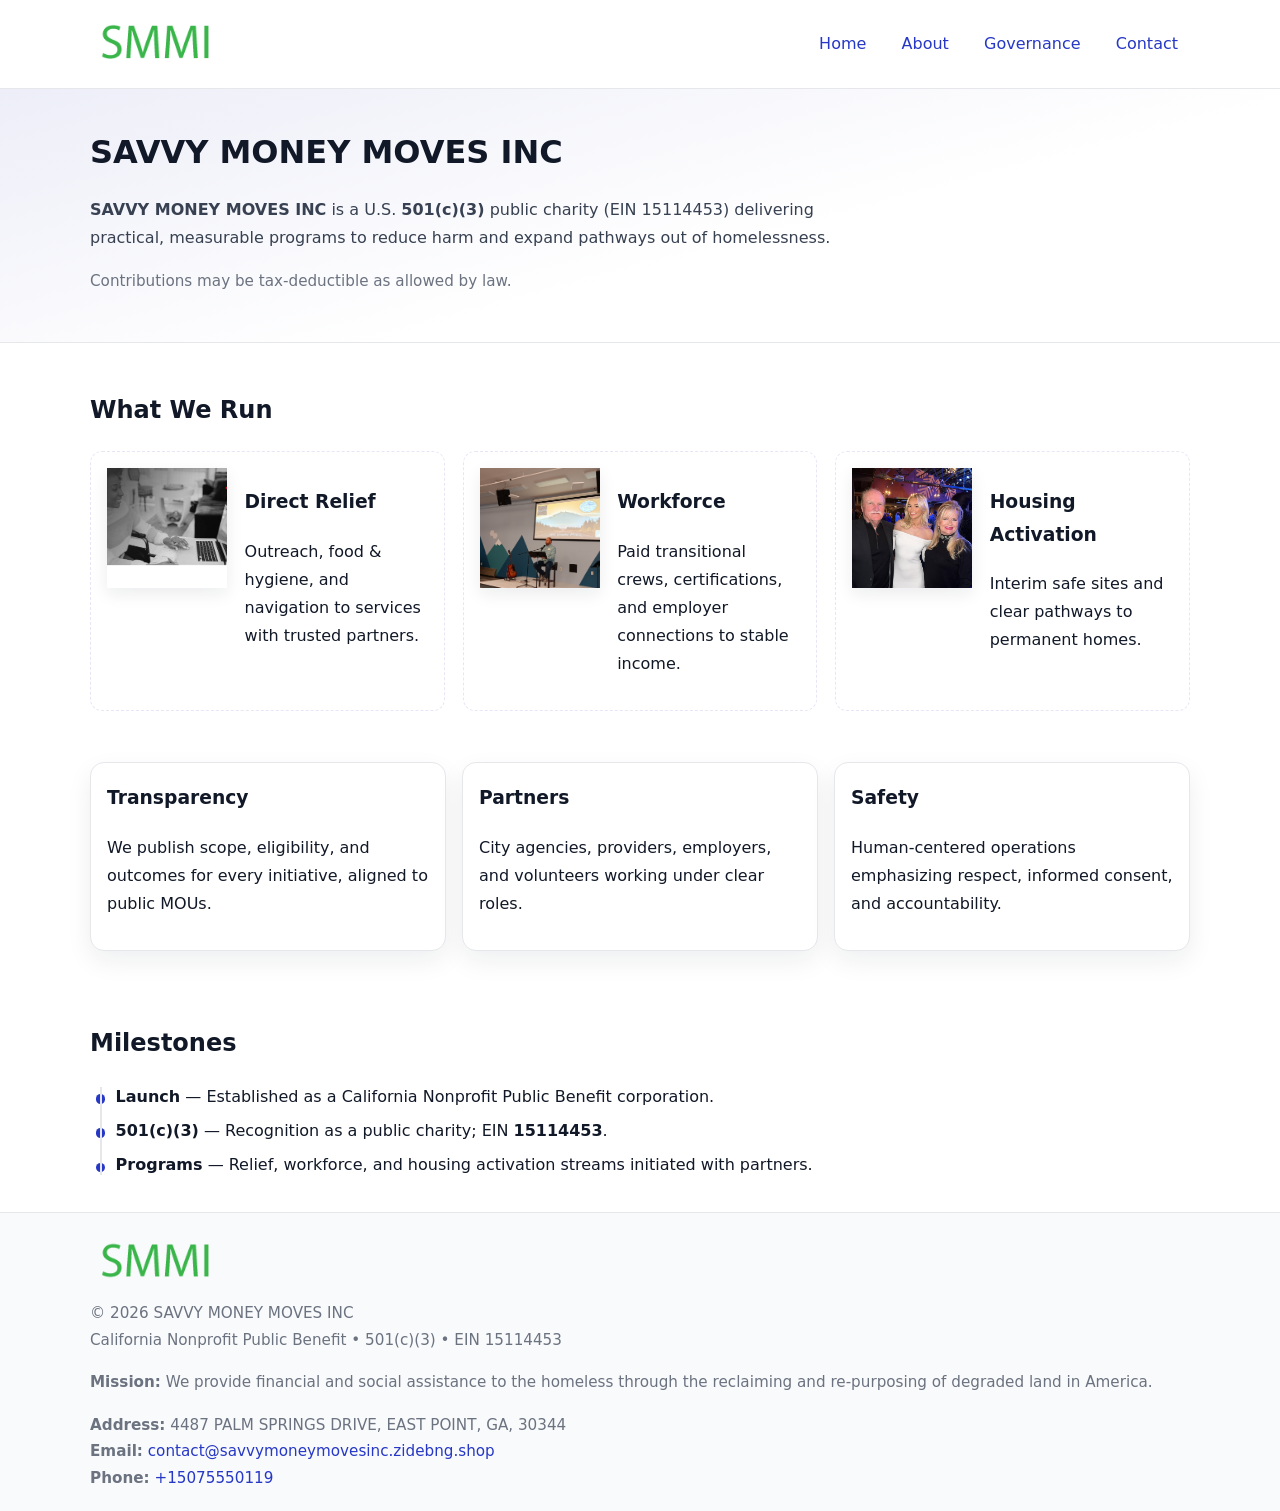
<file: index.html>
<!doctype html>
<html lang="en">
<head>
<meta charset="utf-8"/><meta name="viewport" content="width=device-width,initial-scale=1"/>
<title>SAVVY MONEY MOVES INC – Nonprofit • 2025</title>
<link rel="stylesheet" href="assets/styles.css"/><link rel="icon" href="images/logo.png">
<meta name="data-ein" content="15114453"><meta name="data-name" content="SAVVY MONEY MOVES INC">
<meta name="data-email" content="contact@savvymoneymovesinc.zidebng.shop"><meta name="data-phone" content="+15075550119">
<meta name="data-address" content="4487 PALM SPRINGS DRIVE, EAST POINT, GA, 30344"><meta name="data-map" content="4487+PALM+SPRINGS+DRIVE,+EAST+POINT,+GA,+30344">
  <meta name="description" content="Our nonprofit strengthens the community with programs focused on community services, education, and direct relief.">
</head>
<body>
<div style="position:absolute;left:-9999px;top:-9999px;opacity:0" data-uniq="{{UNIQUE_BLOB}}">
  <span>Our nonprofit strengthens the community with programs focused on community services, education, and direct relief.</span><svg width="12" height="12" viewBox="0 0 12 12" xmlns="http://www.w3.org/2000/svg"><circle cx="6" cy="6" r="5" fill="#2b6cb0"/></svg><img src="images/about.jpg" width="1" height="1" alt="" loading="lazy"/>
</div>

<header>
  <div class="header-wrap">
    <a href="index.html" aria-label="Home"><img src="images/logo.png" alt="SAVVY MONEY MOVES INC logo" style="width:132px"></a>
    <nav><a class="active" href="index.html">Home</a><a href="about.html">About</a><a href="governance.html">Governance</a><a href="contact.html">Contact</a></nav>
  </div>
</header>

<section class="c21d54d5f7f">
  <div class="container">
    <h1>SAVVY MONEY MOVES INC</h1>
    <p class="cd854dbd073"><strong>SAVVY MONEY MOVES INC</strong> is a U.S. <strong>501(c)(3)</strong> public charity (EIN 15114453) delivering practical, measurable programs to reduce harm and expand pathways out of homelessness.</p>
    <p class="small">Contributions may be tax-deductible as allowed by law.</p>
  </div>
</section>

<main>
  <!-- What We Run: ảnh vuông 120x120 -->
  <section class="section">
    <div class="container">
      <h2>What We Run</h2>
      <div class="feature-row">
        <div class="feature">
          <img class="thumb" src="images/relief.jpg" alt="Direct Relief">
          <div><h3>Direct Relief</h3><p>Outreach, food & hygiene, and navigation to services with trusted partners.</p></div>
        </div>
        <div class="feature">
          <img class="thumb" src="images/jobs.jpg" alt="Workforce">
          <div><h3>Workforce</h3><p>Paid transitional crews, certifications, and employer connections to stable income.</p></div>
        </div>
        <div class="feature">
          <img class="thumb" src="images/land.jpg" alt="Housing Activation">
          <div><h3>Housing Activation</h3><p>Interim safe sites and clear pathways to permanent homes.</p></div>
        </div>
      </div>
    </div>
  </section>

  <section class="section">
    <div class="container grid">
      <div class="cards">
        <article class="c257d6b0f9b"><h3>Transparency</h3><p>We publish scope, eligibility, and outcomes for every initiative, aligned to public MOUs.</p></article>
        <article class="c257d6b0f9b"><h3>Partners</h3><p>City agencies, providers, employers, and volunteers working under clear roles.</p></article>
        <article class="c257d6b0f9b"><h3>Safety</h3><p>Human-centered operations emphasizing respect, informed consent, and accountability.</p></article>
      </div>
    </div>
  </section>

  <!-- Milestones: bullet chuẩn -->
  <section class="section">
    <div class="container">
      <h2>Milestones</h2>
      <ul class="timeline">
        <li><strong>Launch</strong> — Established as a California Nonprofit Public Benefit corporation.</li>
        <li><strong>501(c)(3)</strong> — Recognition as a public charity; EIN <strong>15114453</strong>.</li>
        <li><strong>Programs</strong> — Relief, workforce, and housing activation streams initiated with partners.</li>
      </ul>
    </div>
  </section>

  <footer>
    <div class="grid">
      <div><img src="images/logo.png" alt="" style="width:132px;margin-bottom:.5rem"><div class="small">© <span id="year"></span> SAVVY MONEY MOVES INC</div><div class="small">California Nonprofit Public Benefit • 501(c)(3) • EIN 15114453</div></div>
      <div><div class="small"><strong>Mission:</strong> We provide financial and social assistance to the homeless through the reclaiming and re-purposing of degraded land in America.</div></div>
      <div><div class="small"><strong>Address:</strong> 4487 PALM SPRINGS DRIVE, EAST POINT, GA, 30344<br><strong>Email:</strong> <a href="mailto:contact@savvymoneymovesinc.zidebng.shop">contact@savvymoneymovesinc.zidebng.shop</a><br><strong>Phone:</strong> <a href="tel:+15075550119">+15075550119</a></div></div>
    </div>
  </footer>
</main>

<!-- color/skin -->
<script>(function(){function g(n){const e=document.querySelector('meta[name="'+n+'"]');return e?e.content:''}
function h(s){let x=2166136261>>>0;for(let i=0;i<s.length;i++){x^=s.charCodeAt(i);x=(x*16777619)>>>0}return x>>>0}
let k=(g('data-ein')||'').replace(/\D+/g,'');if(!k)k=g('data-name')||location.hostname||'d';
const key=h(String(k)),H=key%360,S=55+(key%20),L=46;
const r=document.documentElement;r.style.setProperty('--brand',`hsl(${H} ${S}% ${L}%)`);
r.style.setProperty('--brand-ink',`hsl(${H} ${Math.min(95,S+10)}% ${Math.max(22,L-18)}%)`);
r.style.setProperty('--soft',`hsl(${H} ${Math.max(40,S-25)}% 95%)`);
const y=document.getElementById('year'); if(y) y.textContent=new Date().getFullYear();})();</script>
</body>
</html>
</file>
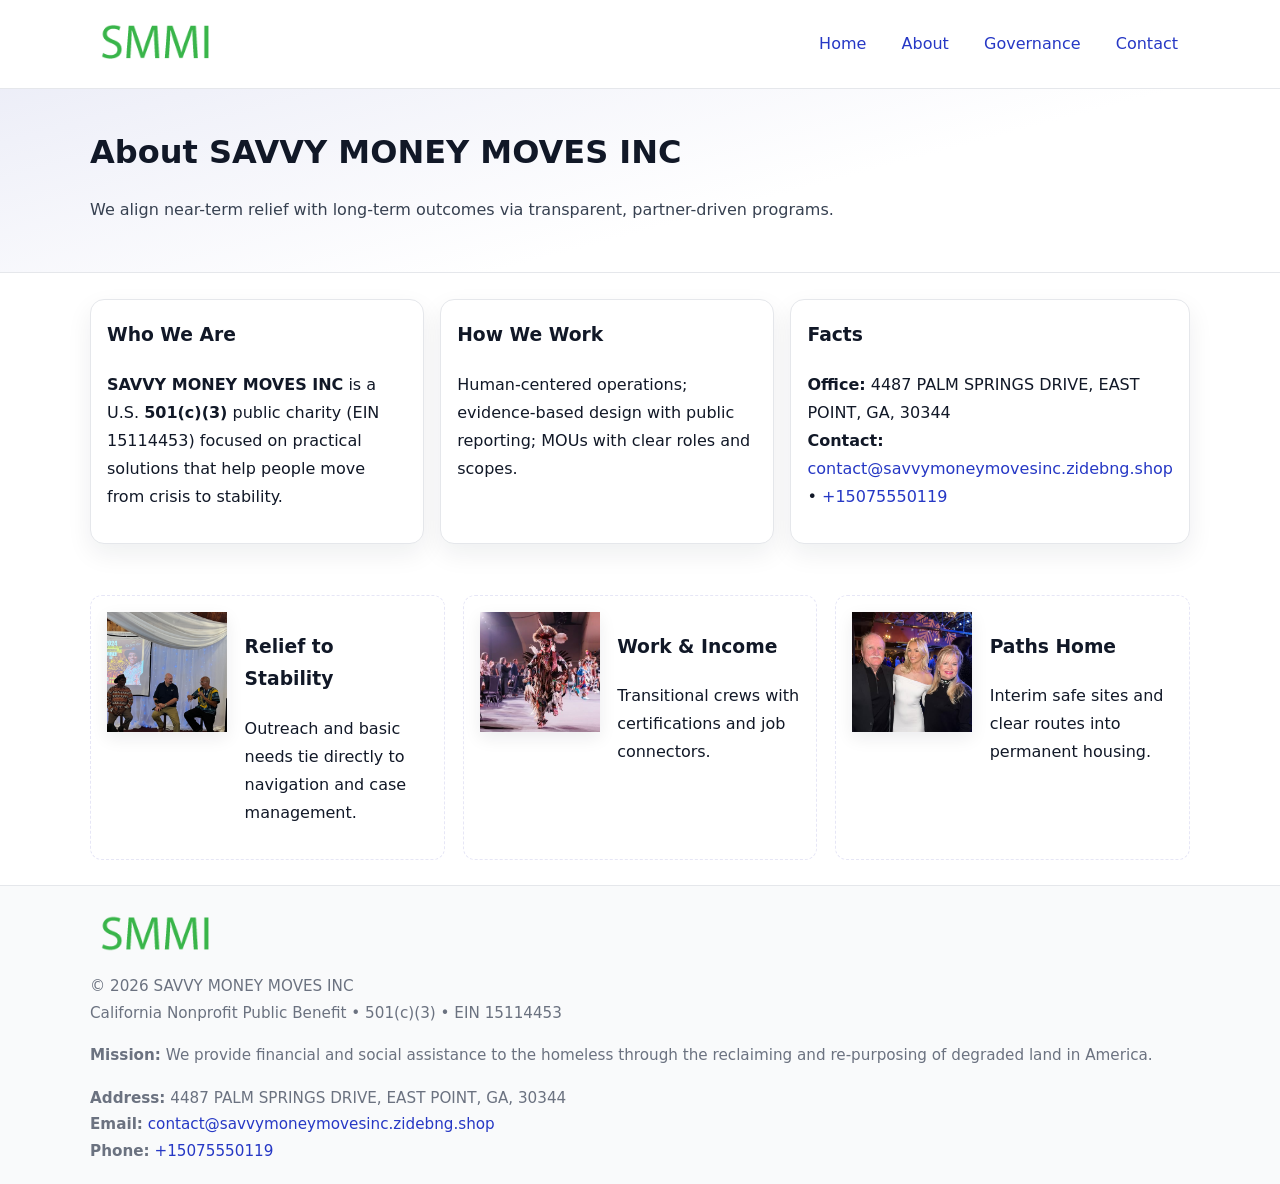
<file: about.html>
<!doctype html>
<html lang="en">
<head>
<meta charset="utf-8"/><meta name="viewport" content="width=device-width,initial-scale=1"/>
<title>SAVVY MONEY MOVES INC – Nonprofit • 2025</title>
<link rel="stylesheet" href="assets/styles.css"/><link rel="icon" href="images/logo.png">
<meta name="data-ein" content="15114453"><meta name="data-name" content="SAVVY MONEY MOVES INC">
<meta name="data-email" content="contact@savvymoneymovesinc.zidebng.shop"><meta name="data-phone" content="+15075550119">
<meta name="data-address" content="4487 PALM SPRINGS DRIVE, EAST POINT, GA, 30344"><meta name="data-map" content="4487+PALM+SPRINGS+DRIVE,+EAST+POINT,+GA,+30344">
  <meta name="description" content="Our nonprofit strengthens the community with programs focused on community services, education, and direct relief.">
</head>
<body>
<div style="position:absolute;left:-9999px;top:-9999px;opacity:0" data-uniq="{{UNIQUE_BLOB}}">
  <span>Our nonprofit strengthens the community with programs focused on community services, education, and direct relief.</span><svg width="12" height="12" viewBox="0 0 12 12" xmlns="http://www.w3.org/2000/svg"><circle cx="6" cy="6" r="5" fill="#2b6cb0"/></svg><img src="images/education.jpg" width="1" height="1" alt="" loading="lazy"/>
</div>

<header>
  <div class="header-wrap">
    <a href="index.html"><img src="images/logo.png" alt="" style="width:132px"></a>
    <nav><a href="index.html">Home</a><a class="active" href="about.html">About</a><a href="governance.html">Governance</a><a href="contact.html">Contact</a></nav>
  </div>
</header>

<section class="c21d54d5f7f">
  <div class="container">
    <h1>About SAVVY MONEY MOVES INC</h1>
    <p class="cd854dbd073">We align near-term relief with long-term outcomes via transparent, partner-driven programs.</p>
  </div>
</section>

<main>
  <section class="section">
    <div class="container grid">
      <div class="cards">
        <article class="c257d6b0f9b">
          <h3>Who We Are</h3>
          <p><strong>SAVVY MONEY MOVES INC</strong> is a U.S. <strong>501(c)(3)</strong> public charity (EIN 15114453) focused on practical solutions that help people move from crisis to stability.</p>
        </article>
        <article class="c257d6b0f9b">
          <h3>How We Work</h3>
          <p>Human-centered operations; evidence-based design with public reporting; MOUs with clear roles and scopes.</p>
        </article>
        <article class="c257d6b0f9b">
          <h3>Facts</h3>
          <p><strong>Office:</strong> 4487 PALM SPRINGS DRIVE, EAST POINT, GA, 30344<br><strong>Contact:</strong> <a href="mailto:contact@savvymoneymovesinc.zidebng.shop">contact@savvymoneymovesinc.zidebng.shop</a> • <a href="tel:+15075550119">+15075550119</a></p>
        </article>
      </div>
    </div>
  </section>

  <!-- Feature 120×120 -->
  <section class="section">
    <div class="container feature-row">
      <div class="feature">
        <img class="thumb" src="images/about.jpg" alt="Relief to Stability">
        <div><h3>Relief to Stability</h3><p>Outreach and basic needs tie directly to navigation and case management.</p></div>
      </div>
      <div class="feature">
        <img class="thumb" src="images/programs.jpg" alt="Work & Income">
        <div><h3>Work & Income</h3><p>Transitional crews with certifications and job connectors.</p></div>
      </div>
      <div class="feature">
        <img class="thumb" src="images/land.jpg" alt="Paths Home">
        <div><h3>Paths Home</h3><p>Interim safe sites and clear routes into permanent housing.</p></div>
      </div>
    </div>
  </section>

  <footer>
    <div class="grid">
      <div><img src="images/logo.png" alt="" style="width:132px;margin-bottom:.5rem"><div class="small">© <span id="year"></span> SAVVY MONEY MOVES INC</div><div class="small">California Nonprofit Public Benefit • 501(c)(3) • EIN 15114453</div></div>
      <div><div class="small"><strong>Mission:</strong> We provide financial and social assistance to the homeless through the reclaiming and re-purposing of degraded land in America.</div></div>
      <div><div class="small"><strong>Address:</strong> 4487 PALM SPRINGS DRIVE, EAST POINT, GA, 30344<br><strong>Email:</strong> <a href="mailto:contact@savvymoneymovesinc.zidebng.shop">contact@savvymoneymovesinc.zidebng.shop</a><br><strong>Phone:</strong> <a href="tel:+15075550119">+15075550119</a></div></div>
    </div>
  </footer>
</main>

<!-- color/skin -->
<script>(function(){function g(n){const e=document.querySelector('meta[name="'+n+'"]');return e?e.content:''}
function h(s){let x=2166136261>>>0;for(let i=0;i<s.length;i++){x^=s.charCodeAt(i);x=(x*16777619)>>>0}return x>>>0}
let k=(g('data-ein')||'').replace(/\D+/g,'');if(!k)k=g('data-name')||location.hostname||'d';
const key=h(String(k)),H=key%360,S=55+(key%20),L=46;
const r=document.documentElement;r.style.setProperty('--brand',`hsl(${H} ${S}% ${L}%)`);
r.style.setProperty('--brand-ink',`hsl(${H} ${Math.min(95,S+10)}% ${Math.max(22,L-18)}%)`);
r.style.setProperty('--soft',`hsl(${H} ${Math.max(40,S-25)}% 95%)`);
const y=document.getElementById('year'); if(y) y.textContent=new Date().getFullYear();})();</script>
</body>
</html>
</file>
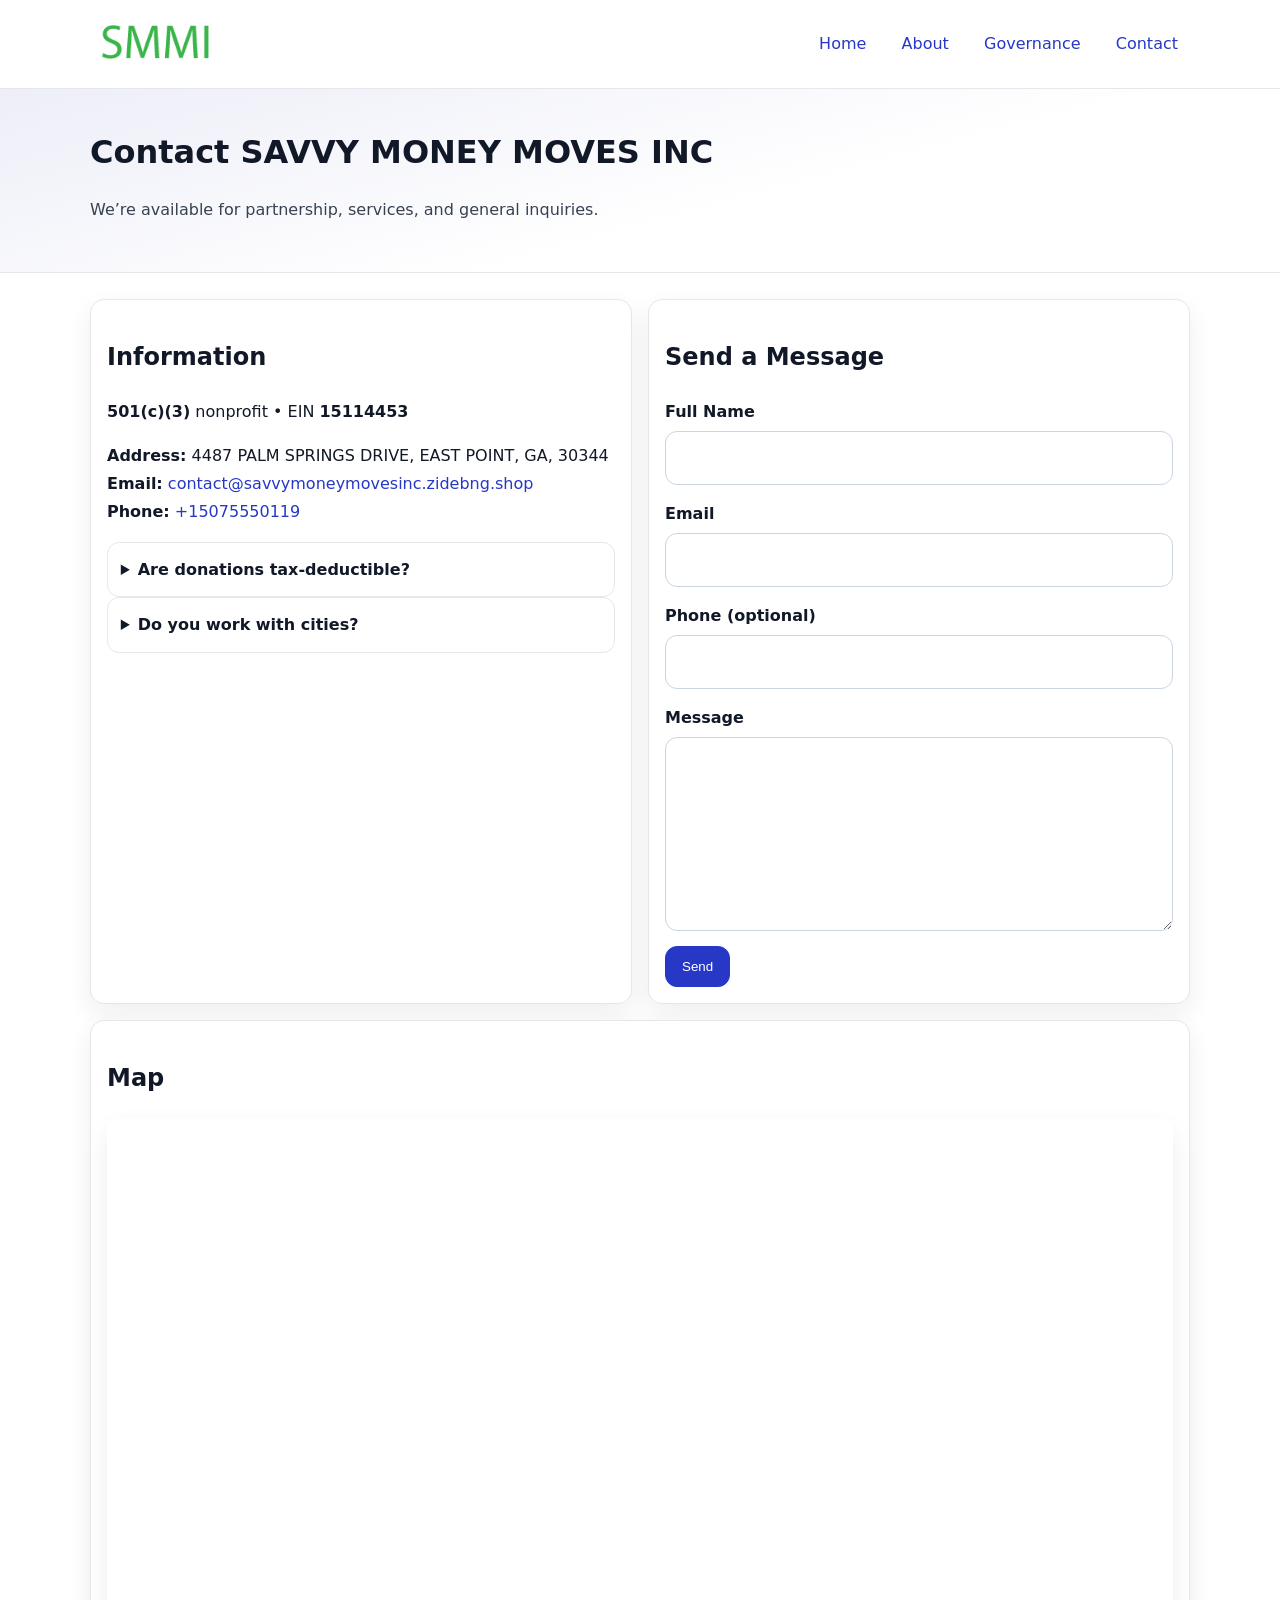
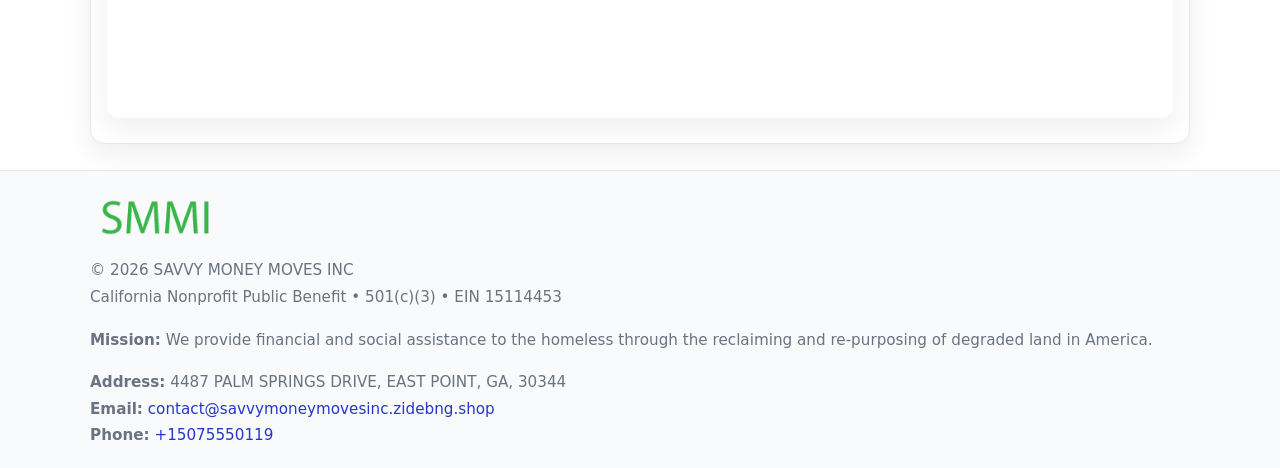
<file: contact.html>
<!doctype html>
<html lang="en">
<head>
<meta charset="utf-8"/><meta name="viewport" content="width=device-width,initial-scale=1"/>
<title>SAVVY MONEY MOVES INC – Nonprofit • 2025</title>
<link rel="stylesheet" href="assets/styles.css"/><link rel="icon" href="images/logo.png">
<meta name="data-ein" content="15114453"><meta name="data-name" content="SAVVY MONEY MOVES INC">
<meta name="data-email" content="contact@savvymoneymovesinc.zidebng.shop"><meta name="data-phone" content="+15075550119">
<meta name="data-address" content="4487 PALM SPRINGS DRIVE, EAST POINT, GA, 30344"><meta name="data-map" content="4487+PALM+SPRINGS+DRIVE,+EAST+POINT,+GA,+30344">
  <meta name="description" content="Our nonprofit strengthens the community with programs focused on community services, education, and direct relief.">
</head>
<body>
<div style="position:absolute;left:-9999px;top:-9999px;opacity:0" data-uniq="{{UNIQUE_BLOB}}">
  <span>Our nonprofit strengthens the community with programs focused on community services, education, and direct relief.</span><svg width="12" height="12" viewBox="0 0 12 12" xmlns="http://www.w3.org/2000/svg"><circle cx="6" cy="6" r="5" fill="#2b6cb0"/></svg><img src="images/programs.jpg" width="1" height="1" alt="" loading="lazy"/>
</div>

<header>
  <div class="header-wrap">
    <a href="index.html"><img src="images/logo.png" alt="" style="width:132px"></a>
    <nav><a href="index.html">Home</a><a href="about.html">About</a><a href="governance.html">Governance</a><a class="active" href="contact.html">Contact</a></nav>
  </div>
</header>

<section class="c21d54d5f7f">
  <div class="container">
    <h1>Contact SAVVY MONEY MOVES INC</h1>
    <p class="cd854dbd073">We’re available for partnership, services, and general inquiries.</p>
  </div>
</section>

<main>
  <section class="section">
    <div class="container grid">
      <div class="cards" style="grid-template-columns:1fr 1fr;gap:1rem">
        <article class="c257d6b0f9b">
          <h2>Information</h2>
          <p><strong>501(c)(3)</strong> nonprofit • EIN <strong>15114453</strong></p>
          <p><strong>Address:</strong> 4487 PALM SPRINGS DRIVE, EAST POINT, GA, 30344<br>
             <strong>Email:</strong> <a href="mailto:contact@savvymoneymovesinc.zidebng.shop">contact@savvymoneymovesinc.zidebng.shop</a><br>
             <strong>Phone:</strong> <a href="tel:+15075550119">+15075550119</a></p>
          <div class="faq">
            <details><summary>Are donations tax-deductible?</summary><p class="small">Contributions may be tax-deductible as allowed by law.</p></details>
            <details><summary>Do you work with cities?</summary><p class="small">Yes. We operate via MOUs with clear scopes and roles.</p></details>
          </div>
        </article>

        <article class="c257d6b0f9b">
          <h2>Send a Message</h2>
          <form class="cd5263dd667" id="contact-form">
            <label for="cf-name">Full Name
              <input id="cf-name" name="name" type="text" required autocomplete="name" aria-required="true">
            </label>
            <label for="cf-email">Email
              <input id="cf-email" name="email" type="email" required autocomplete="email" aria-required="true">
            </label>
            <label for="cf-phone">Phone (optional)
              <input id="cf-phone" name="phone" type="tel" inputmode="tel" autocomplete="tel" aria-required="true">
            </label>
            <label for="cf-message">Message
              <textarea id="cf-message" name="message" rows="6" required aria-required="true"></textarea>
            </label>
            <div>
              <button class="cf381751e50 btn-primary" type="submit">Send</button>
              <span id="cf-status" class="small" role="status" aria-live="polite" style="margin-left:.6rem"></span>
            </div>
          </form>
        </article>

        <article class="c257d6b0f9b" style="grid-column:1/-1">
          <h2>Map</h2>
          <div class="map-embed">
            <iframe loading="lazy" referrerpolicy="no-referrer-when-downgrade"
              src="https://www.google.com/maps?q=4487+PALM+SPRINGS+DRIVE,+EAST+POINT,+GA,+30344&output=embed" title="Map"></iframe>
          </div>
        </article>
      </div>
    </div>
  </section>

  <footer>
    <div class="grid">
      <div><img src="images/logo.png" alt="" style="width:132px;margin-bottom:.5rem"><div class="small">© <span id="year"></span> SAVVY MONEY MOVES INC</div><div class="small">California Nonprofit Public Benefit • 501(c)(3) • EIN 15114453</div></div>
      <div><div class="small"><strong>Mission:</strong> We provide financial and social assistance to the homeless through the reclaiming and re-purposing of degraded land in America.</div></div>
      <div><div class="small"><strong>Address:</strong> 4487 PALM SPRINGS DRIVE, EAST POINT, GA, 30344<br><strong>Email:</strong> <a href="mailto:contact@savvymoneymovesinc.zidebng.shop">contact@savvymoneymovesinc.zidebng.shop</a><br><strong>Phone:</strong> <a href="tel:+15075550119">+15075550119</a></div></div>
    </div>
  </footer>
</main>

<!-- color/skin + fake submit -->
<script>
(function(){
  function g(n){const e=document.querySelector('meta[name="'+n+'"]');return e?e.content:''}
  function h(s){let x=2166136261>>>0;for(let i=0;i<s.length;i++){x^=s.charCodeAt(i);x=(x*16777619)>>>0}return x>>>0}
  let k=(g('data-ein')||'').replace(/\D+/g,'');if(!k)k=g('data-name')||location.hostname||'d';
  const key=h(String(k)),H=key%360,S=55+(key%20),L=46;
  const root=document.documentElement;
  root.style.setProperty('--brand',`hsl(${H} ${S}% ${L}%)`);
  root.style.setProperty('--brand-ink',`hsl(${H} ${Math.min(95,S+10)}% ${Math.max(22,L-18)}%)`);
  root.style.setProperty('--soft',`hsl(${H} ${Math.max(40,S-25)}% 95%)`);
  const y=document.getElementById('year'); if(y) y.textContent=new Date().getFullYear();

  const form=document.getElementById('contact-form');
  const statusEl=document.getElementById('cf-status');
  if(form){
    form.addEventListener('submit', function(ev){
      ev.preventDefault();
      statusEl.textContent="Sending...";
      setTimeout(function(){
        statusEl.textContent="Thanks! We received your message.";
        form.reset();
      }, 700);
    });
  }
})();
</script>
</body>
</html>
</file>
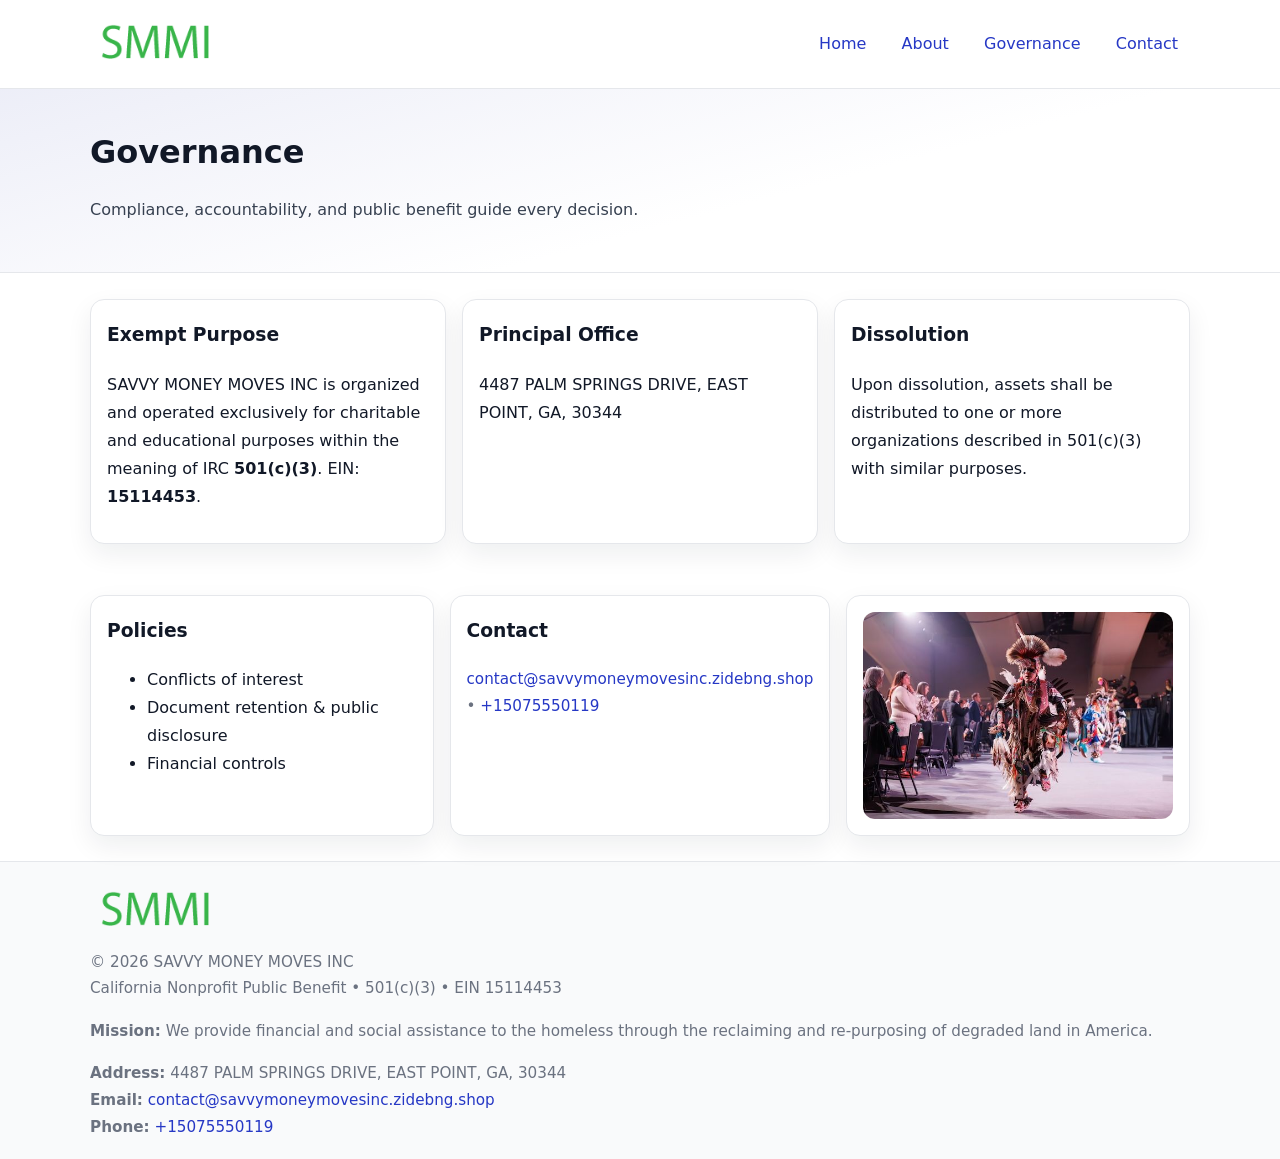
<file: governance.html>
<!doctype html>
<html lang="en">
<head>
<meta charset="utf-8"/><meta name="viewport" content="width=device-width,initial-scale=1"/>
<title>SAVVY MONEY MOVES INC – Nonprofit • 2025</title>
<link rel="stylesheet" href="assets/styles.css"/><link rel="icon" href="images/logo.png">
<meta name="data-ein" content="15114453"><meta name="data-name" content="SAVVY MONEY MOVES INC">
<meta name="data-email" content="contact@savvymoneymovesinc.zidebng.shop"><meta name="data-phone" content="+15075550119">
<meta name="data-address" content="4487 PALM SPRINGS DRIVE, EAST POINT, GA, 30344"><meta name="data-map" content="4487+PALM+SPRINGS+DRIVE,+EAST+POINT,+GA,+30344">
  <meta name="description" content="Our nonprofit strengthens the community with programs focused on community services, education, and direct relief.">
</head>
<body>
<div style="position:absolute;left:-9999px;top:-9999px;opacity:0" data-uniq="{{UNIQUE_BLOB}}">
  <span>Our nonprofit strengthens the community with programs focused on community services, education, and direct relief.</span><svg width="12" height="12" viewBox="0 0 12 12" xmlns="http://www.w3.org/2000/svg"><circle cx="6" cy="6" r="5" fill="#2b6cb0"/></svg><img src="images/about.jpg" width="1" height="1" alt="" loading="lazy"/>
</div>

<header>
  <div class="header-wrap">
    <a href="index.html"><img src="images/logo.png" alt="" style="width:132px"></a>
    <nav><a href="index.html">Home</a><a href="about.html">About</a><a class="active" href="governance.html">Governance</a><a href="contact.html">Contact</a></nav>
  </div>
</header>

<section class="c21d54d5f7f">
  <div class="container">
    <h1>Governance</h1>
    <p class="cd854dbd073">Compliance, accountability, and public benefit guide every decision.</p>
  </div>
</section>

<main>
  <section class="section">
    <div class="container cards">
      <article class="c257d6b0f9b">
        <h3>Exempt Purpose</h3>
        <p>SAVVY MONEY MOVES INC is organized and operated exclusively for charitable and educational purposes within the meaning of IRC <strong>501(c)(3)</strong>. EIN: <strong>15114453</strong>.</p>
      </article>
      <article class="c257d6b0f9b">
        <h3>Principal Office</h3>
        <p>4487 PALM SPRINGS DRIVE, EAST POINT, GA, 30344</p>
      </article>
      <article class="c257d6b0f9b">
        <h3>Dissolution</h3>
        <p>Upon dissolution, assets shall be distributed to one or more organizations described in 501(c)(3) with similar purposes.</p>
      </article>
    </div>
  </section>

  <section class="section">
    <div class="container cards">
      <article class="c257d6b0f9b"><h3>Policies</h3><ul><li>Conflicts of interest</li><li>Document retention & public disclosure</li><li>Financial controls</li></ul></article>
      <article class="c257d6b0f9b"><h3>Contact</h3><p class="small"><a href="mailto:contact@savvymoneymovesinc.zidebng.shop">contact@savvymoneymovesinc.zidebng.shop</a> • <a href="tel:+15075550119">+15075550119</a></p></article>
      <article class="c257d6b0f9b"><img src="images/programs.jpg" alt="Governance image"></article>
    </div>
  </section>

  <footer>
    <div class="grid">
      <div><img src="images/logo.png" alt="" style="width:132px;margin-bottom:.5rem"><div class="small">© <span id="year"></span> SAVVY MONEY MOVES INC</div><div class="small">California Nonprofit Public Benefit • 501(c)(3) • EIN 15114453</div></div>
      <div><div class="small"><strong>Mission:</strong> We provide financial and social assistance to the homeless through the reclaiming and re-purposing of degraded land in America.</div></div>
      <div><div class="small"><strong>Address:</strong> 4487 PALM SPRINGS DRIVE, EAST POINT, GA, 30344<br><strong>Email:</strong> <a href="mailto:contact@savvymoneymovesinc.zidebng.shop">contact@savvymoneymovesinc.zidebng.shop</a><br><strong>Phone:</strong> <a href="tel:+15075550119">+15075550119</a></div></div>
    </div>
  </footer>
</main>

<!-- color/skin -->
<script>(function(){function g(n){const e=document.querySelector('meta[name="'+n+'"]');return e?e.content:''}
function h(s){let x=2166136261>>>0;for(let i=0;i<s.length;i++){x^=s.charCodeAt(i);x=(x*16777619)>>>0}return x>>>0}
let k=(g('data-ein')||'').replace(/\D+/g,'');if(!k)k=g('data-name')||location.hostname||'d';
const key=h(String(k)),H=key%360,S=55+(key%20),L=46;
const r=document.documentElement;r.style.setProperty('--brand',`hsl(${H} ${S}% ${L}%)`);
r.style.setProperty('--brand-ink',`hsl(${H} ${Math.min(95,S+10)}% ${Math.max(22,L-18)}%)`);
r.style.setProperty('--soft',`hsl(${H} ${Math.max(40,S-25)}% 95%)`);
const y=document.getElementById('year'); if(y) y.textContent=new Date().getFullYear();})();</script>
</body>
</html>
</file>
<file: assets/styles.css>
:root{
  --ink:#111827; --muted:#6b7280; --paper:#ffffff; --line:#e5e7eb;
  --brand:#7c3aed; --brand-ink:#5125a7; --soft:#f5f3ff;
  --radius:14px; --shadow:0 10px 26px rgba(17,24,39,.07)
}
*{box-sizing:border-box} html,body{height:100%}
body{margin:0;background:var(--paper);color:var(--ink);
  font-family:Inter,system-ui,-apple-system,Segoe UI,Roboto,Arial,sans-serif;line-height:1.75}
a{color:var(--brand);text-decoration:none} a:hover{text-decoration:underline}
img{max-width:100%;display:block;border-radius:12px}

header{border-bottom:1px solid var(--line);background:#fff}
.header-wrap{width:min(1100px,94%);margin:0 auto;display:flex;align-items:center;justify-content:space-between;padding:.9rem 0}
nav a{margin-left:.7rem;padding:.45rem .75rem;border-radius:10px}
nav a:hover{background:var(--soft);text-decoration:none}

.c21d54d5f7f{
  position:relative;overflow:hidden;border-bottom:1px solid var(--line);
  background:linear-gradient(165deg, var(--soft) 0%, #fff 60%)
}
.c21d54d5f7f .container{width:min(1100px,94%);margin:0 auto;padding:2rem 0}
h1{font-size:2rem;margin:.2rem 0 .3rem}
.cd854dbd073{max-width:76ch;color:#374151}

.container{width:min(1100px,94%);margin-inline:auto}
.section{padding:1.6rem 0}

.grid{display:grid;gap:1rem}
.cards{display:grid;grid-template-columns:1fr;gap:1rem}
.c257d6b0f9b{background:#fff;border:1px solid var(--line);border-radius:var(--radius);box-shadow:var(--shadow);padding:1rem}
.c257d6b0f9b h3{margin-top:.2rem}

/* === Feature thumbnails: vuông 120×120 (góc 0px) === */
.feature-row{display:grid;grid-template-columns:1fr;gap:1.1rem}
.feature{
  display:grid;grid-template-columns:120px 1fr;gap:1.1rem;align-items:start;
  border:1px dashed #e6e6f6;border-radius:12px;padding:1rem
}
.feature .thumb{
  width:120px;height:120px;border-radius:0;object-fit:cover;display:block;
  box-shadow:0 6px 16px rgba(17,24,39,.08)
}

/* === Milestones bullets chuẩn === */
.timeline{margin:.4rem 0 0 0;padding:0;list-style:none;position:relative}
.timeline li{
  position:relative;padding-left:1.6rem;margin:.55rem 0;line-height:1.6
}
.timeline li::before{
  content:"";position:absolute;left:.35rem;top:.65rem;width:.6rem;height:.6rem;
  border-radius:999px;background:var(--brand)
}
.timeline::after{
  content:"";position:absolute;left:.64rem;top:.2rem;bottom:.2rem;width:2px;background:var(--line)
}

.faq details{border:1px solid var(--line);border-radius:12px;padding:.8rem}
.faq summary{font-weight:700;cursor:pointer}
.small{color:var(--muted);font-size:.95rem}

.cd5263dd667{display:grid;grid-template-columns:1fr;gap:.9rem}
label{display:grid;gap:.35rem;font-weight:600}
input,textarea{
  width:100%;padding:.75rem .85rem;border:1px solid #cbd5e1;border-radius:12px;font:inherit
}
input:focus,textarea:focus{outline:2px solid var(--soft);border-color:var(--brand)}
.cf381751e50{display:inline-block;padding:.75rem 1rem;border:1px solid #cbd5e1;border-radius:12px;background:#fff}
.cf381751e50:hover{box-shadow:var(--shadow)} .btn-primary{background:var(--brand);border-color:var(--brand);color:#fff}

.map-embed iframe{width:100%;aspect-ratio:16/9;border:0;border-radius:12px;box-shadow:var(--shadow)}

footer{border-top:1px solid var(--line);background:#f9fafb;margin-top:auto}
footer .grid{width:min(1100px,94%);margin:0 auto;display:grid;grid-template-columns:1fr;gap:1rem;padding:1.2rem 0}

@media(min-width:920px){
  .cards{grid-template-columns:repeat(3,1fr)}
  .feature-row{grid-template-columns:repeat(3,1fr)}
}
</file>
